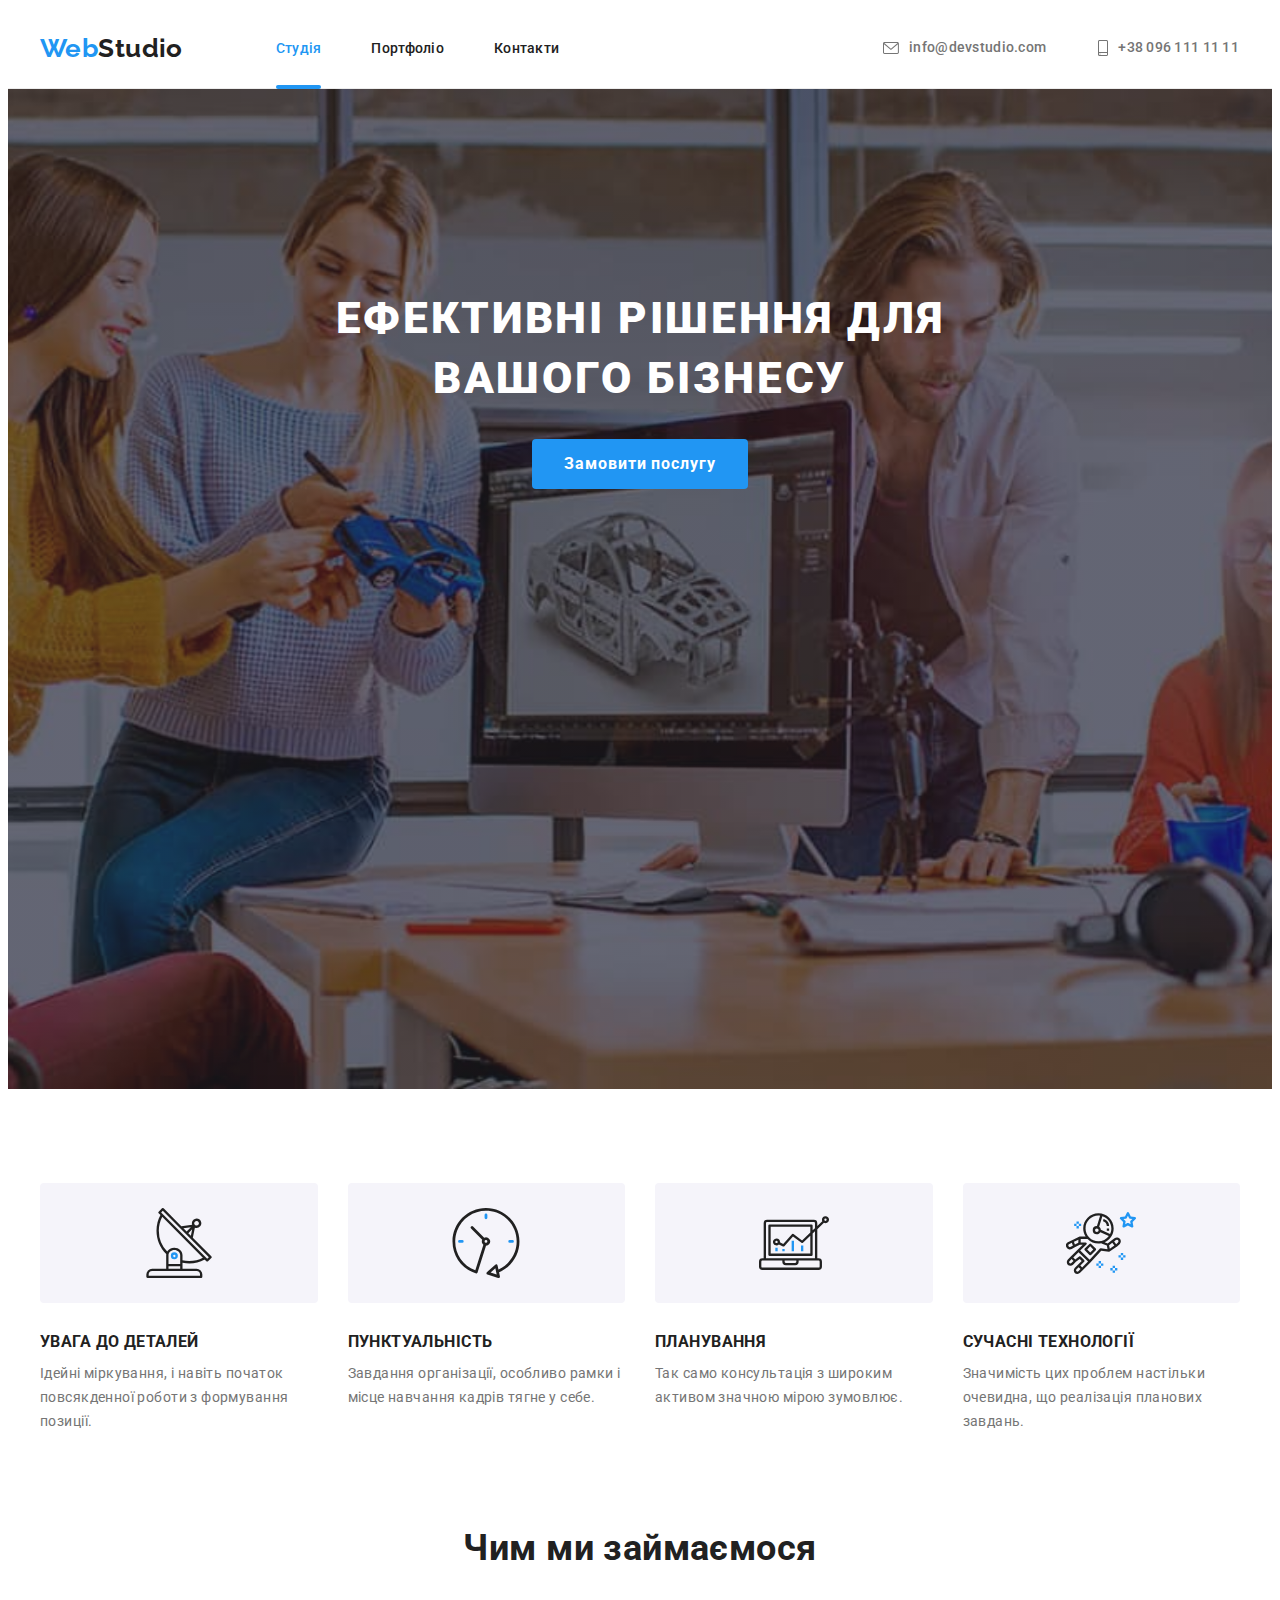
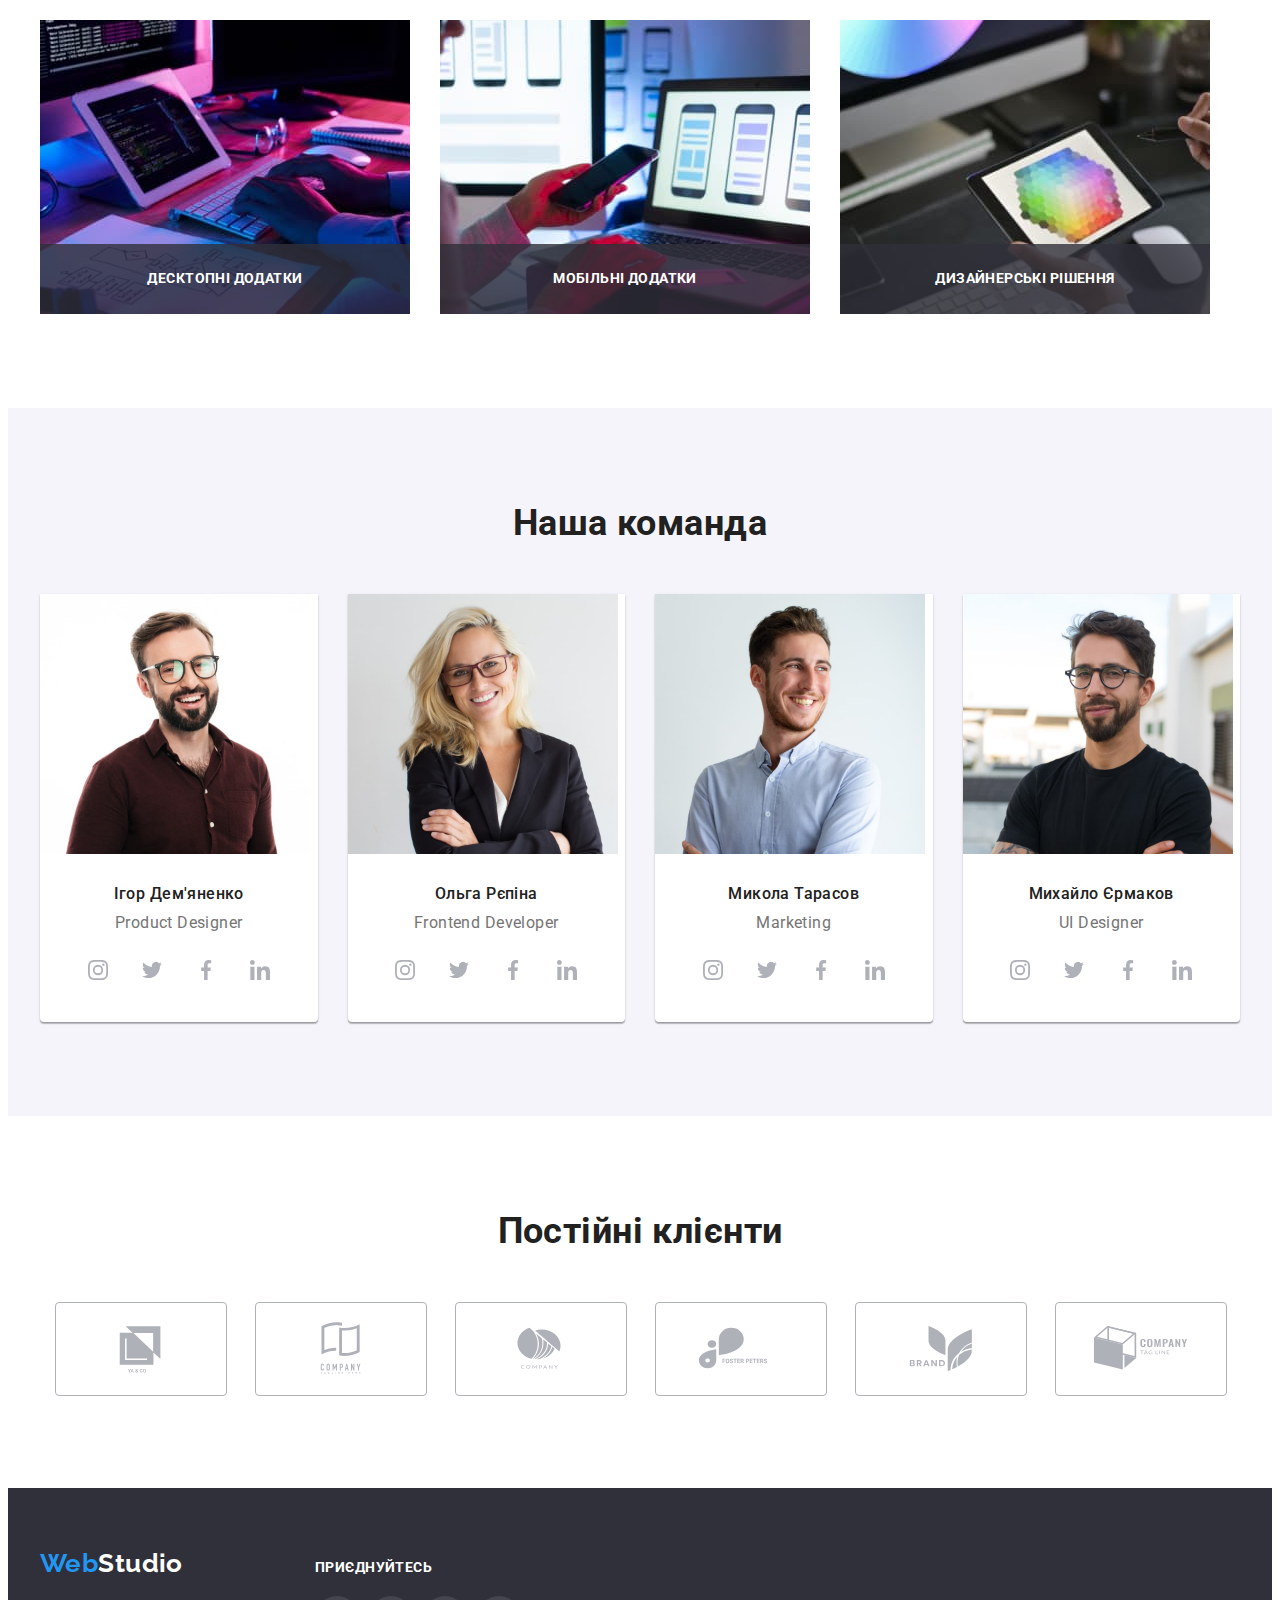
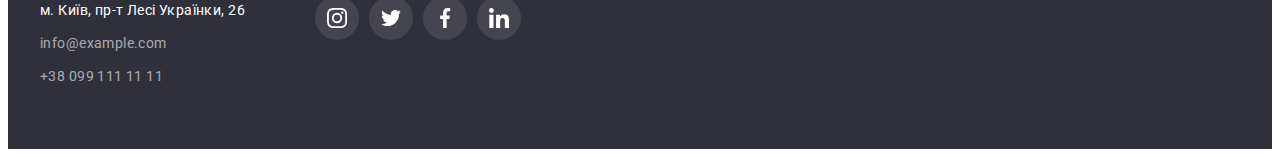
<file: index.html>
<!DOCTYPE html>
<html lang="uk">
  <head>
    <meta charset="utf-8" />
    <meta http-equiv="x-ua-compatible" content="ie=edge" />
    <meta name="viewport" content="width=device-width, initial-scale=1.0" />
    <title>WebStudio</title>
    <link rel="preconnect" href="https://fonts.googleapis.com" />
    <link rel="preconnect" href="https://fonts.gstatic.com" crossorigin />
    <link
      href="https://fonts.googleapis.com/css2?family=Raleway:wght@700&family=Roboto:wght@400;500;700;900&display=swap"
      rel="stylesheet"
    />
    <link
      rel="stylesheet"
      href="https://cdnjs.cloudflare.com/ajax/libs/modern-normalize/1.1.0/modern-normalize.min.css"
      integrity="sha512-wpPYUAdjBVSE4KJnH1VR1HeZfpl1ub8YT/NKx4PuQ5NmX2tKuGu6U/JRp5y+Y8XG2tV+wKQpNHVUX03MfMFn9Q=="
      crossorigin="anonymous"
      referrerpolicy="no-referrer"
    />
    <link rel="stylesheet" href="./css/styles.css" />
  </head>
  <body>
    <!-- header -->

    <header class="page-header">
      <div class="container page-header-container">
        <nav class="page-nav">
          <a class="logo link" href="./index.html"><span class="accent">Web</span>Studio</a>
          <ul class="menu list">
            <li class="menu-item">
              <a class="menu-link current link" href="./index.html">Студія</a>
            </li>
            <li class="menu-item">
              <a class="menu-link link" href="./portfolio.html">Портфоліо</a>
            </li>
            <li class="menu-item"><a class="menu-link link" href="./index.html">Контакти</a></li>
          </ul>
        </nav>
        <ul class="contact list">
          <li class="contact-item">
            <a class="contact-link link" href="mailto:info@devstudio.com">
              <svg class="contact-icon" width="16" height="12">
                <use href="./images/sprite.svg#icon-envelope"></use>
              </svg>
              info@devstudio.com</a
            >
          </li>
          <li class="contact-item">
            <a class="contact-link link" href="tel:+380961111111">
              <svg class="contact-icon" width="10" height="16">
                <use href="./images/sprite.svg#icon-smartphone"></use>
              </svg>
              +38 096 111 11 11</a
            >
          </li>
        </ul>
      </div>
    </header>

    <main>
      <!-- hero -->
      <section class="hero">
        <div class="container">
          <h1 class="hero-title">Ефективні рішення для вашого бізнесу</h1>
          <button class="btn" type="button" data-modal-open>Замовити послугу</button>
        </div>
      </section>

      <!-- qualities -->
      <section class="qualities section">
        <div class="container">
          <ul class="qualities-container list">
            <li class="qualities-item icon-antenna">
              <div class="qualities-icon-box">
                <svg class="qualities-icon">
                  <use href="./images/sprite.svg#icon-antenna"></use>
                </svg>
              </div>
              <h3 class="qualities-subtitle">Увага до деталей</h3>
              <p class="qualities-text">
                Ідейні міркування, і навіть початок повсякденної роботи з формування позиції.
              </p>
            </li>
            <li class="qualities-item">
              <div class="qualities-icon-box">
                <svg class="qualities-icon">
                  <use href="./images/sprite.svg#icon-clock"></use>
                </svg>
              </div>
              <h3 class="qualities-subtitle">Пунктуальність</h3>
              <p class="qualities-text">
                Завдання організації, особливо рамки і місце навчання кадрів тягне у себе.
              </p>
            </li>
            <li class="qualities-item">
              <div class="qualities-icon-box">
                <svg class="qualities-icon">
                  <use href="./images/sprite.svg#icon-diagram"></use>
                </svg>
              </div>
              <h3 class="qualities-subtitle">Планування</h3>
              <p class="qualities-text">
                Так само консультація з широким активом значною мірою зумовлює.
              </p>
            </li>
            <li class="qualities-item">
              <div class="qualities-icon-box">
                <svg class="qualities-icon">
                  <use href="./images/sprite.svg#icon-astronaut"></use>
                </svg>
              </div>
              <h3 class="qualities-subtitle">Сучасні технології</h3>
              <p class="qualities-text">
                Значимість цих проблем настільки очевидна, що реалізація планових завдань.
              </p>
            </li>
          </ul>
        </div>
      </section>

      <!-- what we do -->
      <section class="specialty">
        <div class="container">
          <h2 class="title">Чим ми займаємося</h2>
          <ul class="specialty-container list">
            <li class="specialty-item">
              <div class="specialty-thumb">
                <img src="./images/box-1.jpg" alt="Десктопні додатки" width="370" />
                <p class="specialty-description">Десктопні додатки</p>
              </div>
            </li>
            <li class="specialty-item">
              <div class="specialty-thumb">
                <img src="./images/box-2.jpg" alt="Мобільні додатки" width="370" />
                <p class="specialty-description">Мобільні додатки</p>
              </div>
            </li>
            <li class="specialty-item">
              <div class="specialty-thumb">
                <img src="./images/box-3.jpg" alt="Дизайнерські рішення" width="370" />
                <p class="specialty-description">Дизайнерські рішення</p>
              </div>
            </li>
          </ul>
        </div>
      </section>

      <!-- team -->
      <section class="team section">
        <div class="container">
          <h2 class="title">Наша команда</h2>
          <ul class="team-container list">
            <li class="team-card">
              <img src="./images/img-1.jpg" alt="Фото Ігора Дем'яненко" width="270" />
              <div class="team-card-description">
                <h3 class="team-subtitle">Ігор Дем'яненко</h3>
                <p class="team-text">Product Designer</p>
                <ul class="social-list list">
                  <li class="team-social-item">
                    <a
                      class="team-social-link link"
                      href="https://www.instagram.com/"
                      target="_blank"
                      rel="noopener noreferrer nofollow"
                    >
                      <svg class="team-social-icon">
                        <use href="./images/sprite.svg#icon-instagram"></use>
                      </svg>
                    </a>
                  </li>
                  <li class="team-social-item">
                    <a
                      class="team-social-link link"
                      href="https://twitter.com"
                      target="_blank"
                      rel="noopener noreferrer nofollow"
                      ><svg class="team-social-icon">
                        <use href="./images/sprite.svg#icon-twitter"></use></svg
                    ></a>
                  </li>
                  <li class="team-social-item">
                    <a
                      class="team-social-link link"
                      href="https://www.facebook.com/"
                      target="_blank"
                      rel="noopener noreferrer nofollow"
                      ><svg class="team-social-icon">
                        <use href="./images/sprite.svg#icon-facebook"></use></svg
                    ></a>
                  </li>
                  <li class="team-social-item">
                    <a
                      class="team-social-link link"
                      href="https://www.linkedin.com/"
                      target="_blank"
                      rel="noopener noreferrer nofollow"
                      ><svg class="team-social-icon">
                        <use href="./images/sprite.svg#icon-linkedin"></use></svg
                    ></a>
                  </li>
                </ul>
              </div>
            </li>
            <li class="team-card">
              <img src="./images/img-2.jpg" alt="Фото Ольги Рєпіної" width="270" />
              <div class="team-card-description">
                <h3 class="team-subtitle">Ольга Рєпіна</h3>
                <p class="team-text">Frontend Developer</p>
                <ul class="social-list list">
                  <li class="team-social-item">
                    <a
                      class="team-social-link link"
                      href="https://www.instagram.com/"
                      target="_blank"
                      rel="noopener noreferrer nofollow"
                    >
                      <svg class="team-social-icon">
                        <use href="./images/sprite.svg#icon-instagram"></use></svg
                    ></a>
                  </li>
                  <li class="team-social-item">
                    <a
                      class="team-social-link link"
                      href="https://twitter.com"
                      target="_blank"
                      rel="noopener noreferrer nofollow"
                      ><svg class="team-social-icon">
                        <use href="./images/sprite.svg#icon-twitter"></use></svg
                    ></a>
                  </li>
                  <li class="team-social-item">
                    <a
                      class="team-social-link link"
                      href="https://www.facebook.com/"
                      target="_blank"
                      rel="noopener noreferrer nofollow"
                      ><svg class="team-social-icon">
                        <use href="./images/sprite.svg#icon-facebook"></use></svg
                    ></a>
                  </li>
                  <li class="team-social-item">
                    <a
                      class="team-social-link link"
                      href="https://www.linkedin.com/"
                      target="_blank"
                      rel="noopener noreferrer nofollow"
                      ><svg class="team-social-icon">
                        <use href="./images/sprite.svg#icon-linkedin"></use></svg
                    ></a>
                  </li>
                </ul>
              </div>
            </li>
            <li class="team-card">
              <img src="./images/img-3.jpg" alt="Фото Миколи Тарасова" width="270" />
              <div class="team-card-description">
                <h3 class="team-subtitle">Микола Тарасов</h3>
                <p class="team-text">Marketing</p>
                <ul class="social-list list">
                  <li class="team-social-item">
                    <a
                      class="team-social-link link"
                      href="https://www.instagram.com/"
                      target="_blank"
                      rel="noopener noreferrer nofollow"
                    >
                      <svg class="team-social-icon">
                        <use href="./images/sprite.svg#icon-instagram"></use></svg
                    ></a>
                  </li>
                  <li class="team-social-item">
                    <a
                      class="team-social-link link"
                      href="https://twitter.com"
                      target="_blank"
                      rel="noopener noreferrer nofollow"
                      ><svg class="team-social-icon">
                        <use href="./images/sprite.svg#icon-twitter"></use>
                      </svg>
                    </a>
                  </li>
                  <li class="team-social-item">
                    <a
                      class="team-social-link link"
                      href="https://www.facebook.com/"
                      target="_blank"
                      rel="noopener noreferrer nofollow"
                      ><svg class="team-social-icon">
                        <use href="./images/sprite.svg#icon-facebook"></use>
                      </svg>
                    </a>
                  </li>
                  <li class="team-social-item">
                    <a
                      class="team-social-link link"
                      href="https://www.linkedin.com/"
                      target="_blank"
                      rel="noopener noreferrer nofollow"
                      ><svg class="team-social-icon">
                        <use href="./images/sprite.svg#icon-linkedin"></use>
                      </svg>
                    </a>
                  </li>
                </ul>
              </div>
            </li>
            <li class="team-card">
              <img src="./images/img-4.jpg" alt="Фото Михайла Єрмакова" width="270" />
              <div class="team-card-description">
                <h3 class="team-subtitle">Михайло Єрмаков</h3>
                <p class="team-text">UI Designer</p>
                <ul class="social-list list">
                  <li class="team-social-item">
                    <a
                      class="team-social-link link"
                      href="https://www.instagram.com/"
                      target="_blank"
                      rel="noopener noreferrer nofollow"
                    >
                      <svg class="team-social-icon">
                        <use href="./images/sprite.svg#icon-instagram"></use>
                      </svg>
                    </a>
                  </li>
                  <li class="team-social-item">
                    <a
                      class="team-social-link link"
                      href="https://twitter.com"
                      target="_blank"
                      rel="noopener noreferrer nofollow"
                      ><svg class="team-social-icon">
                        <use href="./images/sprite.svg#icon-twitter"></use>
                      </svg>
                    </a>
                  </li>
                  <li class="team-social-item">
                    <a
                      class="team-social-link link"
                      href="https://www.facebook.com/"
                      target="_blank"
                      rel="noopener noreferrer nofollow"
                      ><svg class="team-social-icon">
                        <use href="./images/sprite.svg#icon-facebook"></use>
                      </svg>
                    </a>
                  </li>
                  <li class="team-social-item">
                    <a
                      class="team-social-link link"
                      href="https://www.linkedin.com/"
                      target="_blank"
                      rel="noopener noreferrer nofollow"
                      ><svg class="team-social-icon">
                        <use href="./images/sprite.svg#icon-linkedin"></use>
                      </svg>
                    </a>
                  </li>
                </ul>
              </div>
            </li>
          </ul>
        </div>
      </section>

      <!-- clients -->
      <section class="clients section">
        <div class="container">
          <h2 class="title">Постійні клієнти</h2>
          <ul class="clients-list list">
            <li class="clients-item">
              <a
                class="clients-link link"
                href="./index.html"
                target="_blank"
                rel="noopener noreferrer nofollow"
              >
                <svg class="clients-icon">
                  <use href="./images/sprite.svg#icon-client-1"></use>
                </svg>
              </a>
            </li>
            <li class="clients-item">
              <a
                class="clients-link link"
                href="./index.html"
                target="_blank"
                rel="noopener noreferrer nofollow"
                ><svg class="clients-icon">
                  <use href="./images/sprite.svg#icon-client-2"></use>
                </svg>
              </a>
            </li>
            <li class="clients-item">
              <a
                class="clients-link link"
                href="./index.html"
                target="_blank"
                rel="noopener noreferrer nofollow"
                ><svg class="clients-icon">
                  <use href="./images/sprite.svg#icon-client-3"></use>
                </svg>
              </a>
            </li>
            <li class="clients-item">
              <a
                class="clients-link link"
                href="./index.html"
                target="_blank"
                rel="noopener noreferrer nofollow"
                ><svg class="clients-icon">
                  <use href="./images/sprite.svg#icon-client-4"></use>
                </svg>
              </a>
            </li>
            <li class="clients-item">
              <a
                class="clients-link link"
                href="./index.html"
                target="_blank"
                rel="noopener noreferrer nofollow"
                ><svg class="clients-icon">
                  <use href="./images/sprite.svg#icon-client-5"></use>
                </svg>
              </a>
            </li>
            <li class="clients-item">
              <a
                class="clients-link link"
                href="./index.html"
                target="_blank"
                rel="noopener noreferrer nofollow"
                ><svg class="clients-icon">
                  <use href="./images/sprite.svg#icon-client-6"></use>
                </svg>
              </a>
            </li>
          </ul>
        </div>
      </section>
    </main>

    <!-- footer -->

    <footer class="page-footer">
      <div class="container">
        <div class="page-footer-container">
          <a class="logo link" href="./index.html"><span class="accent">Web</span>Studio</a>
          <address class="address">
            <ul class="footer-contact list">
              <li class="footer-contact-item">
                <a
                  class="footer-address-link link"
                  href="https://goo.gl/maps/CPtrU1FHBa2aNyZL9"
                  target="_blank"
                  rel="noopener noreferrer nofollow"
                  >м. Київ, пр-т Лесі Українки, 26</a
                >
              </li>
              <li class="footer-contact-item">
                <a class="footer-contact-link link" href="mailto:info@example.com"
                  >info@example.com</a
                >
              </li>
              <li class="footer-contact-item">
                <a class="footer-contact-link link" href="tel:+380991111111">+38 099 111 11 11</a>
              </li>
            </ul>
          </address>
        </div>
        <div class="social">
          <p class="social-subtitle">Приєднуйтесь</p>
          <ul class="social-list list">
            <li class="social-item">
              <a
                class="social-link instagram link"
                href="https://www.instagram.com/"
                target="_blank"
                rel="noopener noreferrer nofollow"
              >
                <svg class="social-icon">
                  <use href="./images/sprite.svg#icon-instagram"></use>
                </svg>
              </a>
            </li>
            <li class="social-item">
              <a
                class="social-link twitter link"
                href="https://twitter.com"
                target="_blank"
                rel="noopener noreferrer nofollow"
                ><svg class="social-icon">
                  <use href="./images/sprite.svg#icon-twitter"></use>
                </svg>
              </a>
            </li>
            <li class="social-item">
              <a
                class="social-link facebook link"
                href="https://www.facebook.com/"
                target="_blank"
                rel="noopener noreferrer nofollow"
                ><svg class="social-icon">
                  <use href="./images/sprite.svg#icon-facebook"></use>
                </svg>
              </a>
            </li>
            <li class="social-item">
              <a
                class="social-link linkedin link"
                href="https://www.linkedin.com/"
                target="_blank"
                rel="noopener noreferrer nofollow"
                ><svg class="social-icon">
                  <use href="./images/sprite.svg#icon-linkedin"></use>
                </svg>
              </a>
            </li>
          </ul>
        </div>
      </div>
    </footer>

    <div class="backdrop is-hidden" data-modal>
        <div class="modal">
          <button class="modal-close" type="button" data-modal-close>
            <svg class="modal-close-icon" width="11" height="11">
              <use href="./images/sprite.svg#icon-close"></use>
            </svg>
          </button>
        </div>
      </div>

    <script src="./js/modal.js"></script>
  </body>
</html>
</file>
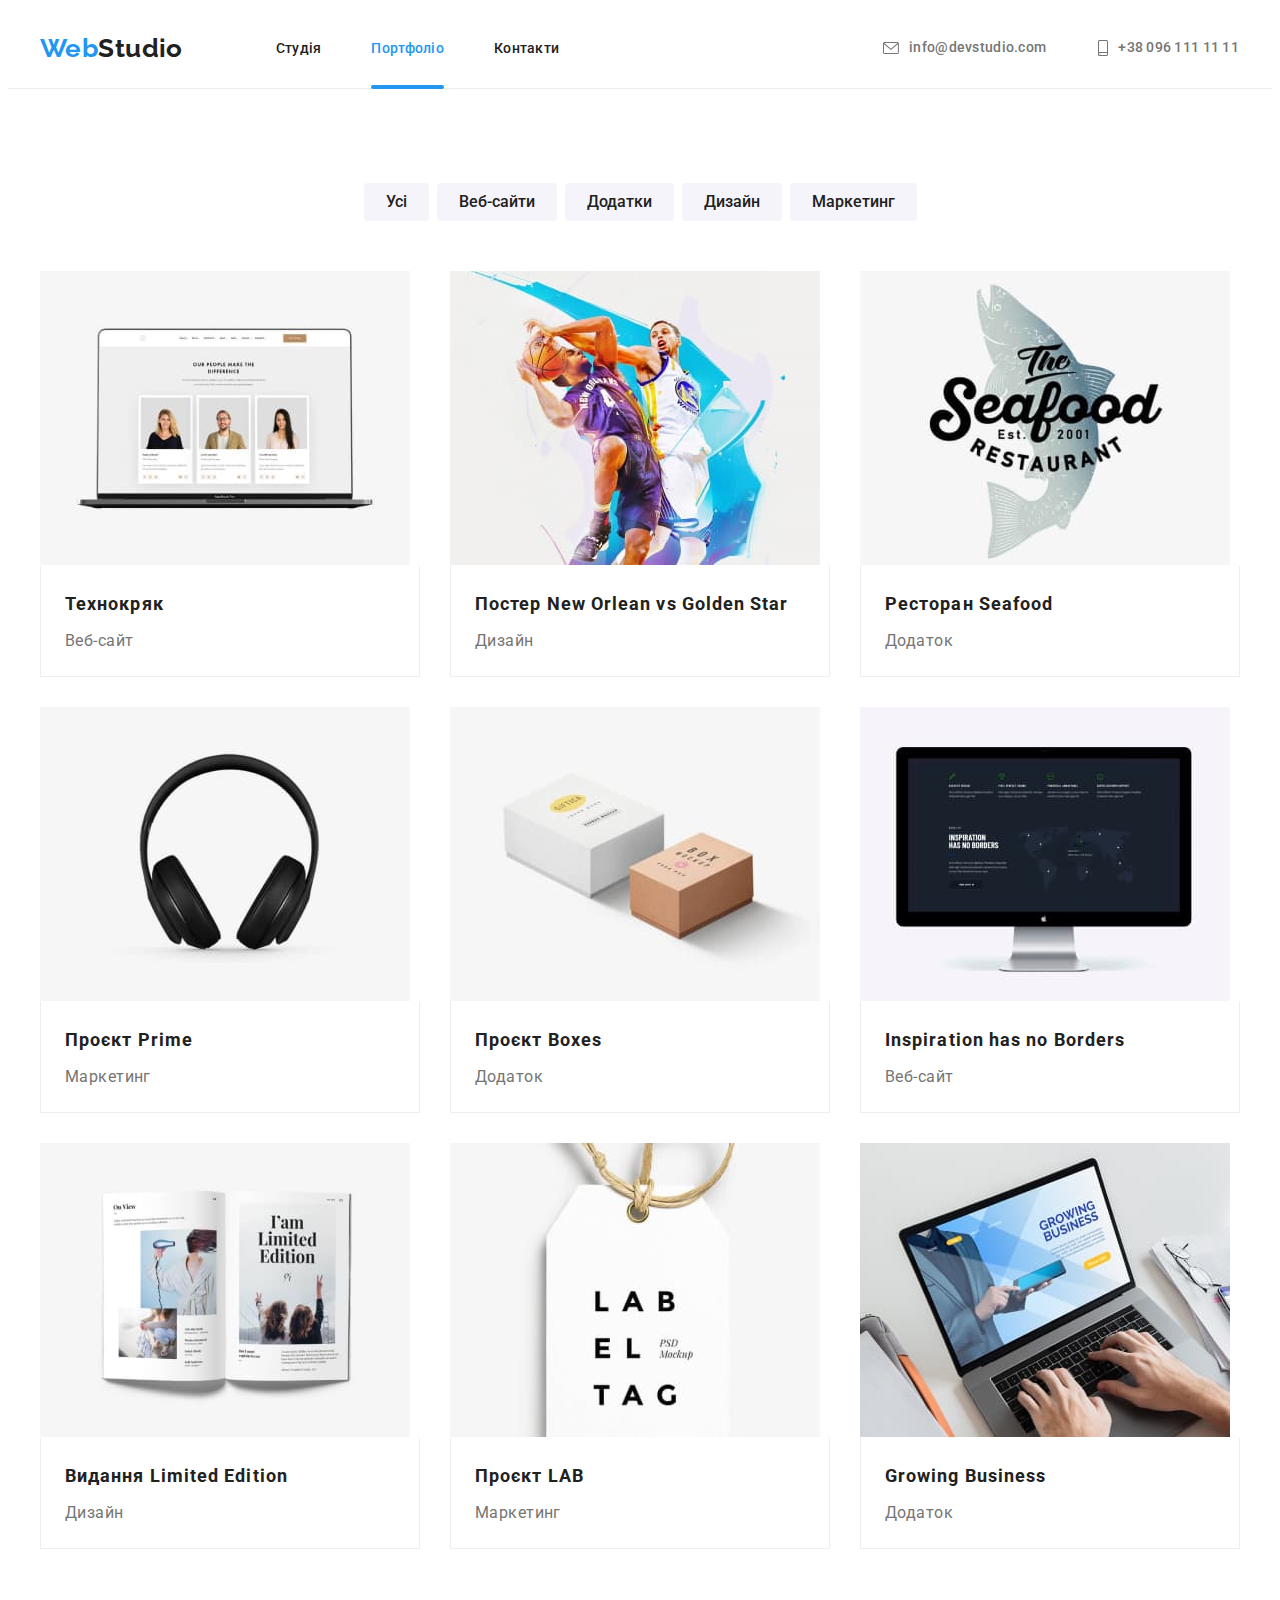
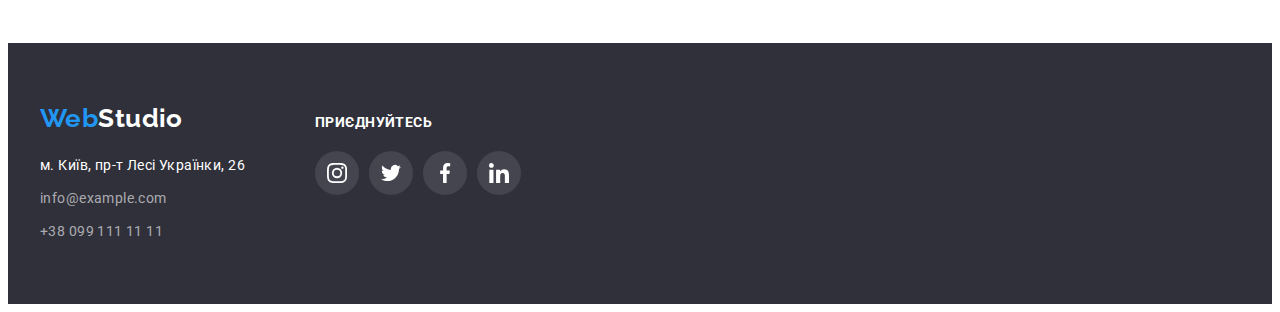
<file: portfolio.html>
<!DOCTYPE html>
<html lang="uk">
  <head>
    <meta charset="UTF-8" />
    <meta http-equiv="X-UA-Compatible" content="IE=edge" />
    <meta name="viewport" content="width=device-width, initial-scale=1.0" />
    <title>Portfolio</title>
    <link rel="preconnect" href="https://fonts.googleapis.com" />
    <link rel="preconnect" href="https://fonts.gstatic.com" crossorigin />
    <link
      href="https://fonts.googleapis.com/css2?family=Raleway:wght@700&family=Roboto:wght@400;500;700;900&display=swap"
      rel="stylesheet"
    />
    <link
      rel="stylesheet"
      href="https://cdnjs.cloudflare.com/ajax/libs/modern-normalize/1.1.0/modern-normalize.min.css"
      integrity="sha512-wpPYUAdjBVSE4KJnH1VR1HeZfpl1ub8YT/NKx4PuQ5NmX2tKuGu6U/JRp5y+Y8XG2tV+wKQpNHVUX03MfMFn9Q=="
      crossorigin="anonymous"
      referrerpolicy="no-referrer"
    />
    <link rel="stylesheet" href="./css/styles.css" />
  </head>
  <body>
    <!-- header -->

    <header class="page-header">
      <div class="container page-header-container">
        <nav class="page-nav">
          <a class="logo link" href="./index.html"><span class="accent">Web</span>Studio</a>
          <ul class="menu list">
            <li class="menu-item">
              <a class="menu-link link" href="./index.html">Студія</a>
            </li>
            <li class="menu-item">
              <a class="menu-link current link" href="./portfolio.html">Портфоліо</a>
            </li>
            <li class="menu-item"><a class="menu-link link" href="./index.html">Контакти</a></li>
          </ul>
        </nav>
        <ul class="contact list">
          <li class="contact-item">
            <a class="contact-link link" href="mailto:info@devstudio.com">
              <svg class="contact-icon" width="16" height="12">
                <use href="./images/sprite.svg#icon-envelope"></use>
              </svg>
              info@devstudio.com</a
            >
          </li>
          <li class="contact-item">
            <a class="contact-link link" href="tel:+380961111111">
              <svg class="contact-icon" width="10" height="16">
                <use href="./images/sprite.svg#icon-smartphone"></use>
              </svg>
              +38 096 111 11 11</a
            >
          </li>
        </ul>
      </div>
    </header>

    <main>
      <section class="portfolio section">
        <div class="container">
          <h1 class="visually-hidden">Portfolio</h1>
          <ul class="filter-list list">
            <li><button class="filter-btn" type="button">Усі</button></li>
            <li><button class="filter-btn" type="button">Веб-сайти</button></li>
            <li><button class="filter-btn" type="button">Додатки</button></li>
            <li><button class="filter-btn" type="button">Дизайн</button></li>
            <li><button class="filter-btn" type="button">Маркетинг</button></li>
          </ul>
          <ul class="portfolio-list list">
            <li class="portfolio-item">
              <a class="portfolio-link link" href="./portfolio.html">
                <div class="portfolio-item-thumb">
                  <img src="./images/project-1.jpg" alt="Фото веб-сайту Технокряк" width="370" />
                  <div class="portfolio-item-overlay">
                    <p>
                      Ресурс пропонує комплексні пропозиції з різним рівнем функціоналу та сервісів.
                      Все це дозволить відвідувачу отримати вичерпні відомості про компанію чи
                      приватну особу.
                    </p>
                  </div>
                </div>
                <div class="portfolio-item-description">
                  <h2 class="portfolio-subtitle">Технокряк</h2>
                  <p class="portfolio-text">Веб-сайт</p>
                </div>
              </a>
            </li>
            <li class="portfolio-item">
              <a class="portfolio-link link" href="./portfolio.html">
                <div class="portfolio-item-thumb">
                  <img
                    src="./images/project-2.jpg"
                    alt="Постер New Orlean vs Golden Star"
                    width="370"
                  />
                  <div class="portfolio-item-overlay">
                    <p>
                      Lorem ipsum dolor sit amet consectetur adipisicing elit. Molestiae
                      perspiciatis consequuntur, quibusdam beatae nihil doloribus ducimus sequi quae
                      obcaecati, itaque, voluptatem inventore voluptatibus? Quod exercitationem
                      voluptas animi deleniti autem optio blanditiis debitis, provident, quo quas in
                      consequatur sit hic facere modi harum quibusdam iusto eum. Eligendi corporis
                      ipsa voluptatum id?
                    </p>
                  </div>
                </div>
                <div class="portfolio-item-description">
                  <h2 class="portfolio-subtitle">Постер New Orlean vs Golden Star</h2>
                  <p class="portfolio-text">Дизайн</p>
                </div>
              </a>
            </li>
            <li class="portfolio-item">
              <a class="portfolio-link link" href="./portfolio.html">
                <div class="portfolio-item-thumb">
                  <img
                    src="./images/project-3.jpg"
                    alt="Логотип ресторану The Seafood"
                    width="370"
                  />
                  <div class="portfolio-item-overlay">
                    <p>
                      Lorem ipsum dolor, sit amet consectetur adipisicing elit. Asperiores
                      voluptatibus quaerat, aspernatur repudiandae a odit earum voluptas pariatur
                      deleniti quo.
                    </p>
                  </div>
                </div>
                <div class="portfolio-item-description">
                  <h2 class="portfolio-subtitle">Ресторан Seafood</h2>
                  <p class="portfolio-text">Додаток</p>
                </div></a
              >
            </li>
            <li class="portfolio-item">
              <a class="portfolio-link link" href="./portfolio.html">
                <div class="portfolio-item-thumb">
                  <img src="./images/project-4.jpg" alt="Фото навушників" width="370" />
                  <div class="portfolio-item-overlay">
                    <p>
                      Lorem ipsum dolor sit amet consectetur adipisicing elit. Molestiae
                      perspiciatis consequuntur, quibusdam beatae nihil doloribus ducimus sequi quae
                      obcaecati, itaque, voluptatem inventore voluptatibus? Quod exercitationem
                      voluptas animi deleniti autem optio blanditiis debitis, provident, quo quas in
                      consequatur sit hic facere modi harum quibusdam iusto eum. Eligendi corporis
                      ipsa voluptatum id?
                    </p>
                  </div>
                </div>
                <div class="portfolio-item-description">
                  <h2 class="portfolio-subtitle">Проєкт Prime</h2>
                  <p class="portfolio-text">Маркетинг</p>
                </div></a
              >
            </li>
            <li class="portfolio-item">
              <a class="portfolio-link link" href="./portfolio.html">
                <div class="portfolio-item-thumb">
                  <img src="./images/project-5.jpg" alt="Фото двох коробок" width="370" />
                  <div class="portfolio-item-overlay">
                    <p>
                      Lorem ipsum dolor sit amet consectetur, adipisicing elit. Distinctio iusto
                      officia ex accusamus natus dignissimos eos numquam at nisi modi.
                    </p>
                  </div>
                </div>
                <div class="portfolio-item-description">
                  <h2 class="portfolio-subtitle">Проєкт Boxes</h2>
                  <p class="portfolio-text">Додаток</p>
                </div></a
              >
            </li>
            <li class="portfolio-item">
              <a class="portfolio-link link" href="./portfolio.html">
                <div class="portfolio-item-thumb">
                  <img
                    src="./images/project-6.jpg"
                    alt="Фото веб-сайту Inspiration has no Borders"
                    width="370"
                  />
                  <div class="portfolio-item-overlay">
                    <p>
                      Lorem ipsum dolor, sit amet consectetur adipisicing elit. Optio, iusto, odit
                      eveniet pariatur totam, et quo consequatur magnam beatae error maxime harum
                      delectus distinctio vitae aperiam necessitatibus nam vel eligendi.
                    </p>
                  </div>
                </div>
                <div class="portfolio-item-description">
                  <h2 class="portfolio-subtitle">Inspiration has no Borders</h2>
                  <p class="portfolio-text">Веб-сайт</p>
                </div></a
              >
            </li>
            <li class="portfolio-item">
              <a class="portfolio-link link" href="./portfolio.html">
                <div class="portfolio-item-thumb">
                  <img src="./images/project-7.jpg" alt="Фото розгортки журналу" width="370" />
                  <div class="portfolio-item-overlay">
                    <p>
                      Lorem ipsum dolor sit amet consectetur adipisicing elit. Ipsa eveniet
                      architecto hic accusantium unde animi possimus aspernatur delectus dolore
                      voluptatem.
                    </p>
                  </div>
                </div>
                <div class="portfolio-item-description">
                  <h2 class="portfolio-subtitle">Видання Limited Edition</h2>
                  <p class="portfolio-text">Дизайн</p>
                </div></a
              >
            </li>
            <li class="portfolio-item">
              <a class="portfolio-link link" href="./portfolio.html">
                <div class="portfolio-item-thumb">
                  <img src="./images/project-8.jpg" alt="Фото ярлика" width="370" />
                  <div class="portfolio-item-overlay">
                    <p>
                      Lorem ipsum dolor sit amet consectetur adipisicing elit. Sapiente placeat ut
                      sequi qui dolores maxime suscipit error ex ab sunt.
                    </p>
                  </div>
                </div>
                <div class="portfolio-item-description">
                  <h2 class="portfolio-subtitle">Проєкт LAB</h2>
                  <p class="portfolio-text">Маркетинг</p>
                </div></a
              >
            </li>
            <li class="portfolio-item">
              <a class="portfolio-link link" href="./portfolio.html">
                <div class="portfolio-item-thumb">
                  <img
                    src="./images/project-9.jpg"
                    alt="Фото людина працює за ноутбуком"
                    width="370"
                  />
                  <div class="portfolio-item-overlay">
                    <p>
                      Lorem ipsum, dolor sit amet consectetur adipisicing elit. Minus, possimus. Rem
                      quod voluptate dicta facilis adipisci non sed fugiat a!
                    </p>
                  </div>
                </div>
                <div class="portfolio-item-description">
                  <h2 class="portfolio-subtitle">Growing Business</h2>
                  <p class="portfolio-text">Додаток</p>
                </div></a
              >
            </li>
          </ul>
        </div>
      </section>
    </main>

    <!-- footer -->

    <footer class="page-footer">
      <div class="container">
        <div class="page-footer-container">
          <a class="logo link" href="./index.html"><span class="accent">Web</span>Studio</a>
          <address class="address">
            <ul class="footer-contact list">
              <li class="footer-contact-item">
                <a
                  class="footer-address-link link"
                  href="https://goo.gl/maps/CPtrU1FHBa2aNyZL9"
                  target="_blank"
                  rel="noopener noreferrer nofollow"
                  >м. Київ, пр-т Лесі Українки, 26</a
                >
              </li>
              <li class="footer-contact-item">
                <a class="footer-contact-link link" href="mailto:info@example.com"
                  >info@example.com</a
                >
              </li>
              <li class="footer-contact-item">
                <a class="footer-contact-link link" href="tel:+380991111111">+38 099 111 11 11</a>
              </li>
            </ul>
          </address>
        </div>
        <div class="social">
          <p class="social-subtitle">Приєднуйтесь</p>
          <ul class="social-list list">
            <li class="social-item">
              <a
                class="social-link instagram link"
                href="https://www.instagram.com/"
                target="_blank"
                rel="noopener noreferrer nofollow"
              >
                <svg class="social-icon">
                  <use href="./images/sprite.svg#icon-instagram"></use>
                </svg>
              </a>
            </li>
            <li class="social-item">
              <a
                class="social-link twitter link"
                href="https://twitter.com"
                target="_blank"
                rel="noopener noreferrer nofollow"
                ><svg class="social-icon">
                  <use href="./images/sprite.svg#icon-twitter"></use>
                </svg>
              </a>
            </li>
            <li class="social-item">
              <a
                class="social-link facebook link"
                href="https://www.facebook.com/"
                target="_blank"
                rel="noopener noreferrer nofollow"
                ><svg class="social-icon">
                  <use href="./images/sprite.svg#icon-facebook"></use>
                </svg>
              </a>
            </li>
            <li class="social-item">
              <a
                class="social-link linkedin link"
                href="https://www.linkedin.com/"
                target="_blank"
                rel="noopener noreferrer nofollow"
                ><svg class="social-icon">
                  <use href="./images/sprite.svg#icon-linkedin"></use>
                </svg>
              </a>
            </li>
          </ul>
        </div>
      </div>
    </footer>
  </body>
</html>
</file>
<file: css/styles.css>
:root {
  --primary-font: Roboto, sans-serif;
  --secondary-font: Raleway, sans-serif;
  --primary-text-color: #757575;
  --title-text-color: #212121;
  --accent-text-color: #ffffff;
  --accent-color: #2196f3;
  --accent-color-hover: #188ce8;
  --primary-bg-color: #ffffff;
  --dark-bg-color: #2f303a;
  --grey-bg-color: #f5f4fa;
  --black-color: #000000;
  --grey-color-first: #eeeeee;
  --grey-color-second: #ececec;
  --icons-color: #afb1b8;
  --icons-background: rgba(255, 255, 255, 0.1);
  --time-and-cubic: 250ms cubic-bezier(0.4, 0, 0.2, 1);
}

body {
  font-family: var(--primary-font);
  font-size: 14px;
  letter-spacing: 0.03em;
  color: var(--primary-text-color);
  background-color: var(--primary-bg-color);
}

/* ========== properties reset ========== */

h1,
h2,
h3,
h4,
p {
  margin-top: 0;
  margin-bottom: 0;
}

ul,
ol {
  margin-top: 0;
  margin-bottom: 0;
  padding-left: 0;
}

.link {
  text-decoration: none;
}

.address {
  font-style: normal;
}

.list {
  list-style: none;
}

img {
  display: block;
  max-width: 100%;
}

button {
  font-family: inherit;
  cursor: pointer;
}

.section {
  padding-top: 94px;
  padding-bottom: 94px;
}

.container {
  width: 1200px;
  margin-left: auto;
  margin-right: auto;
  padding-left: 15px;
  padding-right: 15px;
}

.title {
  margin-bottom: 50px;
  font-size: 36px;
  line-height: 1.17;
  text-align: center;
  color: var(--title-text-color);
}

/* ========== header ========== */
/* ========== logo ========== */

.logo {
  font-family: var(--secondary-font);
  font-weight: 700;
  font-size: 26px;
  line-height: 1.19;
  color: var(--title-text-color);
}

.accent {
  color: var(--accent-color);
}

/* ========== menu ========== */

.menu-link {
  font-weight: 500;
  line-height: 1.14;
  letter-spacing: 0.02em;
  color: var(--title-text-color);

  transition: color var(--time-and-cubic);
}

.menu-link:hover,
.menu-link:focus {
  color: var(--accent-color);
}

.current {
  color: var(--accent-color);
  position: relative;
}

.current::after {
  content: '';
  position: absolute;
  top: 45px;
  left: 0;
  width: 100%;
  height: 4px;
  border-radius: 2px;
  background-color: var(--accent-color);
}

/* ========== contact ========== */

.page-header {
  border-bottom: 1px solid var(--grey-color-second);
}

.page-header .contact-link {
  font-weight: 500;
  line-height: 1.14;
  letter-spacing: 0.02em;
  color: var(--primary-text-color);

  transition: color var(--time-and-cubic);
}

.page-header .contact-link:hover,
.page-header .contact-link:focus {
  color: var(--accent-color);
}

.page-header-container {
  height: 80px;
  display: flex;
  align-items: center;
}

.page-nav {
  display: flex;
  align-items: center;
}

.menu {
  display: flex;
  align-items: center;
  column-gap: 50px;
  margin-left: 93px;
}

.contact {
  display: flex;
  align-items: center;
  column-gap: 50px;
  margin-left: auto;
}

.contact-link {
  padding: 1px;
  display: flex;
  align-items: center;
  column-gap: 10px;
}

.contact-icon {
  fill: currentColor;
}

/* ========== hero ========== */

.hero {
  height: 600px;
  max-width: 1600px;
  margin-left: auto;
  margin-right: auto;
  padding-top: 200px;
  padding-bottom: 200px;
  background-color: #c4c4c4;
  background-image: linear-gradient(to top, rgba(47, 48, 58, 0.4), rgba(47, 48, 58, 0.4)),
    url('../images/hero.jpg');
  background-repeat: no-repeat;
  background-position: center;
  background-size: cover;
}

.hero-title {
  width: 696px;
  margin: 0 auto 30px auto;
  font-weight: 900;
  font-size: 44px;
  line-height: 1.36;
  text-align: center;
  letter-spacing: 0.06em;
  text-transform: uppercase;
  color: var(--accent-text-color);
}

.btn {
  display: block;
  margin-left: auto;
  margin-right: auto;
  padding: 10px 32px;
  font-weight: 700;
  font-size: 16px;
  line-height: 1.88;
  letter-spacing: 0.06em;
  color: var(--accent-text-color);
  border-radius: 4px;
  background-color: var(--accent-color);
  border: none;

  transition: background-color var(--time-and-cubic);
}

.btn:hover,
.btn:focus {
  color: var(--accent-text-color);
  background-color: #188ce8;
  border: none;
}

.filter-btn {
  padding: 6px 22px;
  font-weight: 500;
  font-size: 16px;
  line-height: 1.62;
  text-align: center;
  color: var(--title-text-color);
  border-radius: 4px;
  background-color: var(--grey-bg-color);
  border: none;
  transition: background-color var(--time-and-cubic), box-shadow var(--time-and-cubic),
    color var(--time-and-cubic);
}

.filter-btn:hover,
.filter-btn:focus {
  color: var(--accent-text-color);
  background-color: var(--accent-color);
  box-shadow: 0px 3px 1px rgba(0, 0, 0, 0.1), 0px 1px 2px rgba(0, 0, 0, 0.08),
    0px 2px 2px rgba(0, 0, 0, 0.12);
  border: none;
  border-radius: 4px;
}

/* ========== qualities ========== */

.qualities-container {
  display: flex;
  column-gap: 30px;
}

.qualities-item {
  flex-basis: calc((100% - 90px) / 4);
}

.qualities-icon-box {
  width: 100%;
  height: 120px;
  display: inline-flex;
  justify-content: center;
  align-items: center;
  margin-bottom: 30px;
  background-color: var(--grey-bg-color);
  border-radius: 4px;
}

.qualities-icon {
  width: 70px;
  height: 70px;
}

.qualities-subtitle {
  margin-bottom: 10px;
  line-height: 1.14;
  text-transform: uppercase;
  color: var(--title-text-color);
}

.qualities-text {
  line-height: 1.71;
}

/* ========== what we do ========== */

.specialty {
  padding-bottom: 94px;
}

.specialty-container {
  display: flex;
  column-gap: 30px;
}

.specialty-thumb {
  position: relative;
}

.specialty-description {
  position: absolute;
  left: 0;
  bottom: 0;
  height: 70px;
  width: 100%;
  display: flex;
  justify-content: center;
  align-items: center;
  font-weight: 700;
  line-height: 1.14;
  text-transform: uppercase;
  background: rgba(47, 48, 58, 0.8);
  color: var(--accent-text-color);
}

/* ========== team ========== */

.team {
  background-color: var(--grey-bg-color);
}

.team-container {
  display: flex;
  flex-wrap: wrap;
  column-gap: 30px;
}

.team-card {
  flex-basis: calc((100% - 90px) / 4);
  background-color: var(--primary-bg-color);
  box-shadow: 0px 1px 3px rgba(0, 0, 0, 0.12), 0px 1px 1px rgba(0, 0, 0, 0.14),
    0px 2px 1px rgba(0, 0, 0, 0.2);
  border-radius: 0px 0px 4px 4px;
}

.team-card-description {
  padding-top: 30px;
  padding-bottom: 30px;
}

.team-subtitle {
  margin-bottom: 10px;
  text-align: center;
  font-size: 16px;
  font-weight: 500;
  line-height: 1.19;
  color: var(--title-text-color);
}

.team-text {
  margin-bottom: 16px;
  text-align: center;
  font-size: 16px;
  line-height: 1.19;
  color: var(--primary-text-color);
}

/* ========== clients ========== */

.clients-list {
  display: flex;
  justify-content: center;
  gap: 30px;
}

.clients-item {
  width: 170px;
  height: 92px;
}

.clients-link {
  display: flex;
  justify-content: center;
  align-items: center;
  width: 100%;
  height: 100%;
  border: 1px solid currentColor;
  border-radius: 4px;
  color: var(--icons-color);
  transition: color var(--time-and-cubic);
}

.clients-link:hover,
.clients-link:focus {
  color: var(--accent-color);
}

.clients-icon {
  width: 106px;
  height: 60px;
  fill: currentColor;
}

/* ========== portfolio ========== */

.visually-hidden {
  position: absolute;
  white-space: nowrap;
  width: 1px;
  height: 1px;
  overflow: hidden;
  border: 0;
  padding: 0;
  clip: rect(0 0 0 0);
  clip-path: inset(50%);
  margin: -1px;
}

.filter-list {
  margin-bottom: 50px;
  display: flex;
  justify-content: center;
  column-gap: 8px;
}

.portfolio-list {
  display: flex;
  flex-wrap: wrap;
  justify-content: center;
  gap: 30px;
}

.portfolio-item {
  flex-basis: calc((100% - 60px) / 3);
}

.portfolio-link {
  display: block;
  transition: box-shadow var(--time-and-cubic);
}

.portfolio-item-thumb {
  position: relative;
  overflow: hidden;
}

.portfolio-item-overlay {
  position: absolute;
  top: 0;
  width: 100%;
  height: 100%;
  transform: translateY(100%);
  padding: 63px 24px;
  background-color: rgba(33, 150, 243, 0.9);
  font-weight: 400;
  font-size: 18px;
  line-height: 1.56;
  overflow: auto;
  color: var(--accent-text-color);
  transition: transform var(--time-and-cubic);
}

.portfolio-link:hover .portfolio-item-overlay,
.portfolio-link:focus .portfolio-item-overlay {
  transform: translateY(0);
}

.portfolio-link:hover,
.portfolio-link:focus {
  box-shadow: 0px 1px 1px rgba(0, 0, 0, 0.12), 0px 4px 4px rgba(0, 0, 0, 0.06),
    1px 4px 6px rgba(0, 0, 0, 0.16);
}

.portfolio-item-description {
  padding: 20px 24px;
  border: 1px solid var(--grey-color-first);
  border-top: 1px solid var(--primary-bg-color);
}

.portfolio-subtitle {
  margin-bottom: 4px;
  font-size: 18px;
  line-height: 2;
  letter-spacing: 0.06em;
  color: var(--title-text-color);
}

.portfolio-text {
  font-size: 16px;
  line-height: 1.88;
  color: var(--primary-text-color);
}

/* ========== footer ========== */

.page-footer {
  padding-top: 60px;
  padding-bottom: 60px;
  background-color: var(--dark-bg-color);
}

.page-footer > .container {
  display: flex;
  align-items: baseline;
}

.page-footer .logo {
  color: var(--accent-text-color);
}

.address {
  margin-top: 20px;
}

.footer-contact-item:not(:last-child) {
  margin-bottom: 9px;
}

.footer-address-link,
.footer-contact-link {
  line-height: 1.71;
  color: rgba(255, 255, 255, 0.6);
  transition: color var(--time-and-cubic);
}

.footer-address-link {
  color: var(--accent-text-color);
}

.footer-address-link:hover,
.footer-address-link:focus,
.footer-contact-link:hover,
.footer-contact-link:focus {
  color: var(--accent-color);
}

.page-footer-container {
  margin-right: 70px;
}

/* ========== social ========== */

.social-subtitle {
  margin-bottom: 20px;
  font-weight: 700;
  line-height: 1.14;
  text-transform: uppercase;
  color: var(--accent-text-color);
}

.social-list {
  display: flex;
  flex-wrap: wrap;
  justify-content: center;
  column-gap: 10px;
}
.social-item {
  width: 44px;
  height: 44px;
}
.social-link {
  width: 100%;
  height: 100%;
  display: inline-flex;
  justify-content: center;
  align-items: center;
  color: var(--accent-text-color);
  background-color: var(--icons-background);
  border-radius: 50%;
  transition: background-color var(--time-and-cubic);
}

.social-link:hover,
.social-link:focus {
  background-color: var(--accent-color);
}

.social-icon {
  width: 20px;
  height: 20px;
  fill: currentColor;
}

.team-social-item {
  width: 44px;
  height: 44px;
}

.team-social-link {
  width: 100%;
  height: 100%;
  display: inline-flex;
  justify-content: center;
  align-items: center;
  color: var(--icons-color);
  border-radius: 50%;
  transition: color var(--time-and-cubic), background-color var(--time-and-cubic);
}

.team-social-link:hover,
.team-social-link:focus {
  color: var(--accent-text-color);
  background-color: var(--accent-color);
}

.team-social-icon {
  width: 20px;
  height: 20px;
  fill: currentColor;
}

/* ========== modal window ========== */

.backdrop {
  position: fixed;
  top: 0;
  left: 0;
  width: 100%;
  height: 100%;
  z-index: 1;
  background-color: rgba(0, 0, 0, 0.2);

  transition: opacity 250ms cubic-bezier(0.4, 0, 0.2, 1),
    visibility 250ms cubic-bezier(0.4, 0, 0.2, 1);
}

.backdrop.is-hidden {
  opacity: 0;
  visibility: hidden;
  pointer-events: none;
}

.backdrop.is-hidden .modal {
  opacity: 0;
  transform: translate(-50%, -65%);
}

.modal {
  position: absolute;
  top: 50%;
  left: 50%;
  transform: translate(-50%, -50%);
  width: 528px;
  height: 581px;
  background-color: var(--primary-bg-color);
  box-shadow: 0px 1px 3px rgba(0, 0, 0, 0.12), 0px 1px 1px rgba(0, 0, 0, 0.14),
    0px 2px 1px rgba(0, 0, 0, 0.2);
  border-radius: 4px;

  transition: transform 750ms cubic-bezier(0.4, 0, 0.2, 1) 250ms,
    opacity 750ms cubic-bezier(0.4, 0, 0.2, 1) 250ms;
}

.modal-close {
  position: absolute;
  top: 8px;
  right: 8px;
  width: 30px;
  height: 30px;
  padding: 0;
  display: flex;
  justify-content: center;
  align-items: center;
  background: none;
  border: 1px solid rgba(0, 0, 0, 0.1);
  border-radius: 50%;
}
</file>
